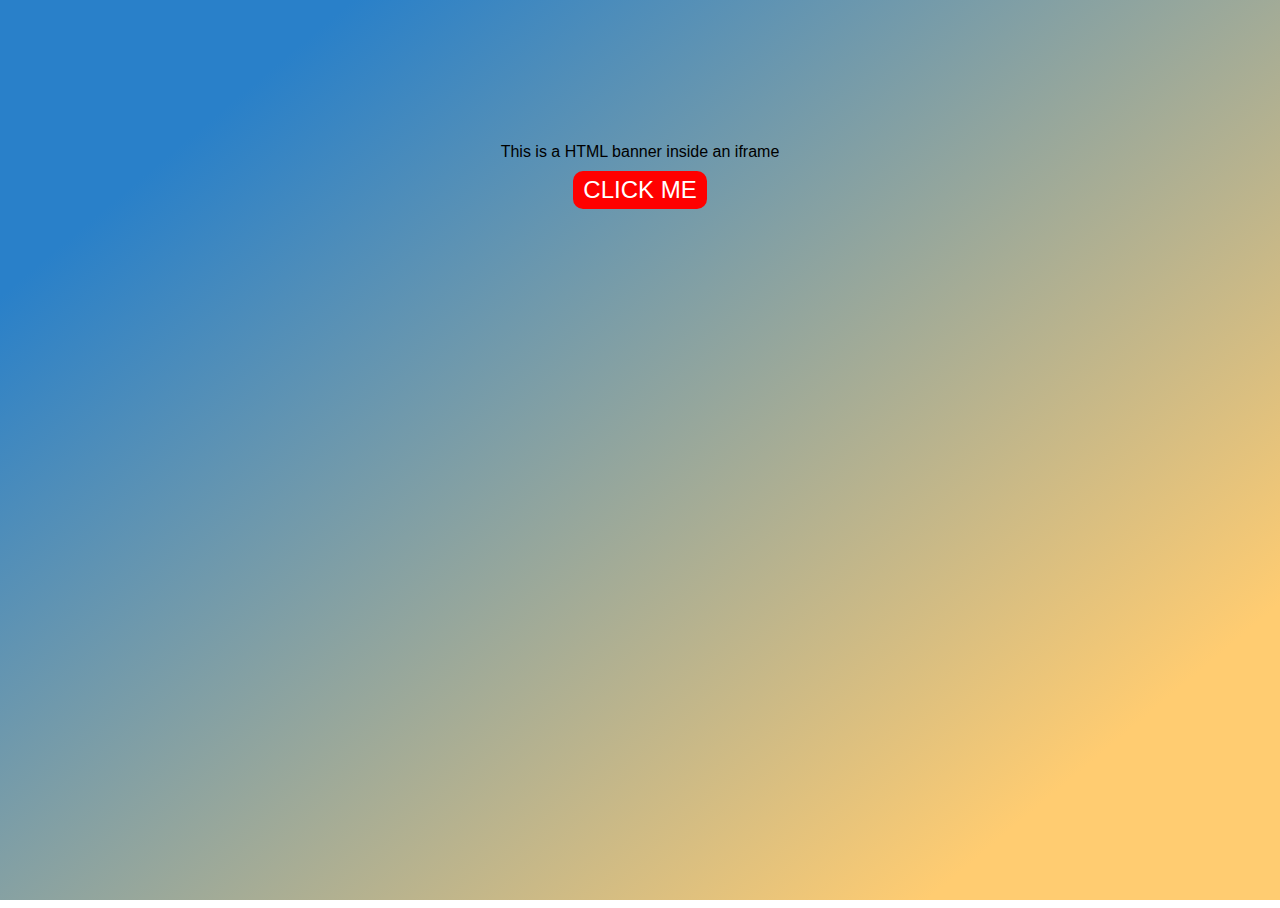
<file: html5-iframed-banner/index.html>
<!DOCTYPE html>
<html>
<head>
	<meta charset="UTF-8" />
	<meta name="viewport" content="width=device-width, user-scalable=no, initial-scale=1.0, minimum-scale=1.0, maximum-scale=1.0">
	<script>
		/*
		------------------------------------------------------------
		CONFIG HERE
		------------------------------------------------------------
		*/

		// CLICKTAG
		var clickTag = "https://www.barattalo.it/amb/tra.php?b=163&c=9bef693349c39f740d520aa3cb39e485";

		// BANNER ASPECT RATIO
		var aspectRatio = 970/250;





		/*
		------------------------------------------------------------
		DONT' TOUCH, handles communication with parent to properly resize the iframe
		------------------------------------------------------------
		*/
		const urlParams = new URLSearchParams(window.location.search);
		const iframeid = urlParams.get('id');
		function adjust_container_by_width(w) {
			var h = parseInt(w / aspectRatio);
			var c = document.getElementById("container");
			c.style.width = w + 'px';
			c.style.height = h + 'px';
		} 
		function adjust_container_height(){
			var w = document.body.scrollWidth;
			var h = parseInt(w / aspectRatio);
			var c = document.getElementById("container");
			if(typeof(window.resdefined)=="undefined"){
				window.resdefined = true;
				window.onresize = adjust_container_height;
			} else {
				c.style.width = w + 'px';
				c.style.height = h + 'px';
			}
			parent.postMessage({ "nh": h, "me": iframeid },"*");
		}
		window.addEventListener("load", (event) => { adjust_container_height() });
		window.addEventListener("message", function(event) {
			if (event.data.resized && event.data.me == iframeid) {
				adjust_container_by_width( parseInt(event.data.resized) );
			}
		});
		/*
		------------------------------------------------------------
		DONT' TOUCH, handles communication with parent to properly resize the iframe
		------------------------------------------------------------
		*/

	</script>
	


    <link rel='stylesheet' href='style.css' type='text/css' media='all' />


</head>
<body>

	<!-- YOUR HTML INSIDE A DIV WITH ID = "container" -->
	<div id="container">
		<span>This is a HTML banner inside an iframe</span>
		<button onclick="myFunction()">Click me</button>
	</div>





	<!-- YOUR SCRIPT -->
	<script src="script.js"></script>
	



	<!--
		
		if you have additional script to add to track impressions you can add them here below the container

	 -->


</body>
</html>
</file>
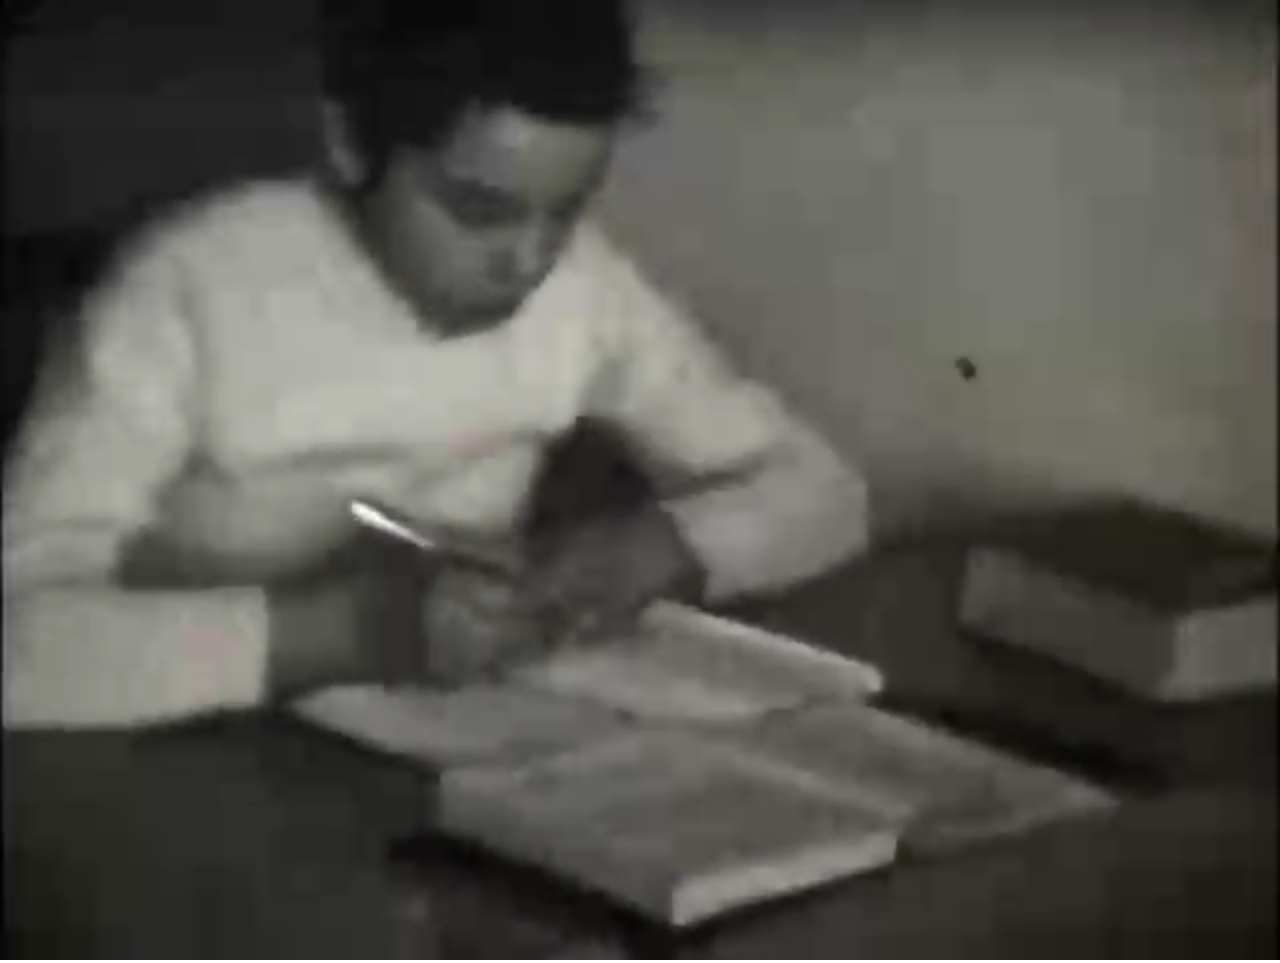
<file: html5-iframed-video-banner/index.html>
<!DOCTYPE html>
<html>
<head>
	<meta charset="UTF-8" />
	<meta name="viewport" content="width=device-width, user-scalable=no, initial-scale=1.0, minimum-scale=1.0, maximum-scale=1.0">
	<script>
		/*
		------------------------------------------------------------
		CONFIG HERE
		------------------------------------------------------------
		*/

		// CLICKTAG
		var clickTag = "https://www.barattalo.it/amb/tra.php?b=161&c=2d0545a1a4d1257d31ad5cbcda98971c";

		// VIDEO FILE
		var Video = "video.mp4";

		// POSTER IMAGE
		var Poster = "poster.jpg";

		// ASPECT RATIO
		var aspectRatio = 640/480;


	</script>
	<style>
		body { margin:0; padding:0; line-height: 1; background-color:transparent;}
		#container, iframe {
			width:100%;
			margin:0 auto;
			position:relative;
		}
		a {
			position:absolute;top:0;left:0;width:100%;height:100%;
		}
	</style>
	<script>
				
		/* 
			------------------------------------------------------------
			DON'T TOUCH
			------------------------------------------------------------
		*/


		// in get ww have the id of the banner to handle multiple instances
		// of video banners.
		const urlParams = new URLSearchParams(window.location.search);
		const iframeid = urlParams.get('id');

		// this function is called to adjust the size of the video
		// given the new width
		function adjust_video_by_width(w) {
			var h = parseInt(w / aspectRatio);
			var videoContainer = document.getElementById("container");
			videoContainer.style.width = w + 'px';
			videoContainer.style.height = h + 'px';
			var video = document.getElementById("video");
			video.style.width = w + 'px';
			video.style.height = h + 'px';
		} 

		// on load (and on resize of the parent) this function is called
		// to adjust the size of the video, the new height
		// is sent to the parent to adjust the iframe size.
		function adjust_video_height(){

			var w = document.body.scrollWidth;
			var h = parseInt(w / aspectRatio);

			var videoContainer = document.getElementById("container");

			if(typeof(window.resdefined)=="undefined"){
				if (videoContainer) {
					videoContainer.innerHTML = '<video id="video" autoplay muted loop playsinline poster="' + Poster + '" width="' + w + '" height="' + h + '"><source src="' + Video + '" type="video/mp4"></video><a href="' + clickTag + '" target="_blank" ></a>';
				}
				window.resdefined = true;
				window.onresize = adjust_video_height;
			} else {
				var videoObj = document.getElementById("video");
				videoContainer.style.width = w + 'px';
				videoContainer.style.height = h + 'px';
				videoObj.style.width = w + 'px';
				videoObj.style.height = h + 'px';
			}

			// send new height to parent
			parent.postMessage({ "nh": h, "me": iframeid },"*");

		}

		window.addEventListener("load", (event) => { adjust_video_height() });

		// listen for the message of resize from parent
		// to fix the video banner.
		window.addEventListener("message", function(event) {
			if (event.data.resized && event.data.me == iframeid) {
				adjust_video_by_width( parseInt(event.data.resized) );
			}
		});
	</script>
</head>
<body>
	<!-- video container -->
	<div id='container'></div>

	<!--
		
		IF YOU HAVE ADDITIONAL SCRIPT TO ADD TO TRACK IMPRESSIONS YOU CAN ADD THEM HERE BELOW THE CONTAINER

	 -->
</body>
</html>
</file>
<file: html5-iframed-banner/style.css>
body, html {
overflow:hidden;
  background: linear-gradient(320deg, #ffcc71 15%, #2980c9 85%) fixed;
  height:100%;
}

button {
	background: red;
	color: white;
	text-transform:uppercase;
	font-size:24px;
	padding:5px 10px;
	border:0px solid black;
	border-radius:10px;
	}

#container {
	display:flex;width:100%;
	height:100%;
	flex-direction:column;
	justify-content:center;
	align-items:center;
}
span {
	font-family:sans-serif;padding:10px;
}
.circle {
  width: 20px;
  height: 20px;
  border: 1px solid #000;
  position: absolute;
  border-radius: 50%;
  pointer-events:none;
}
</file>
